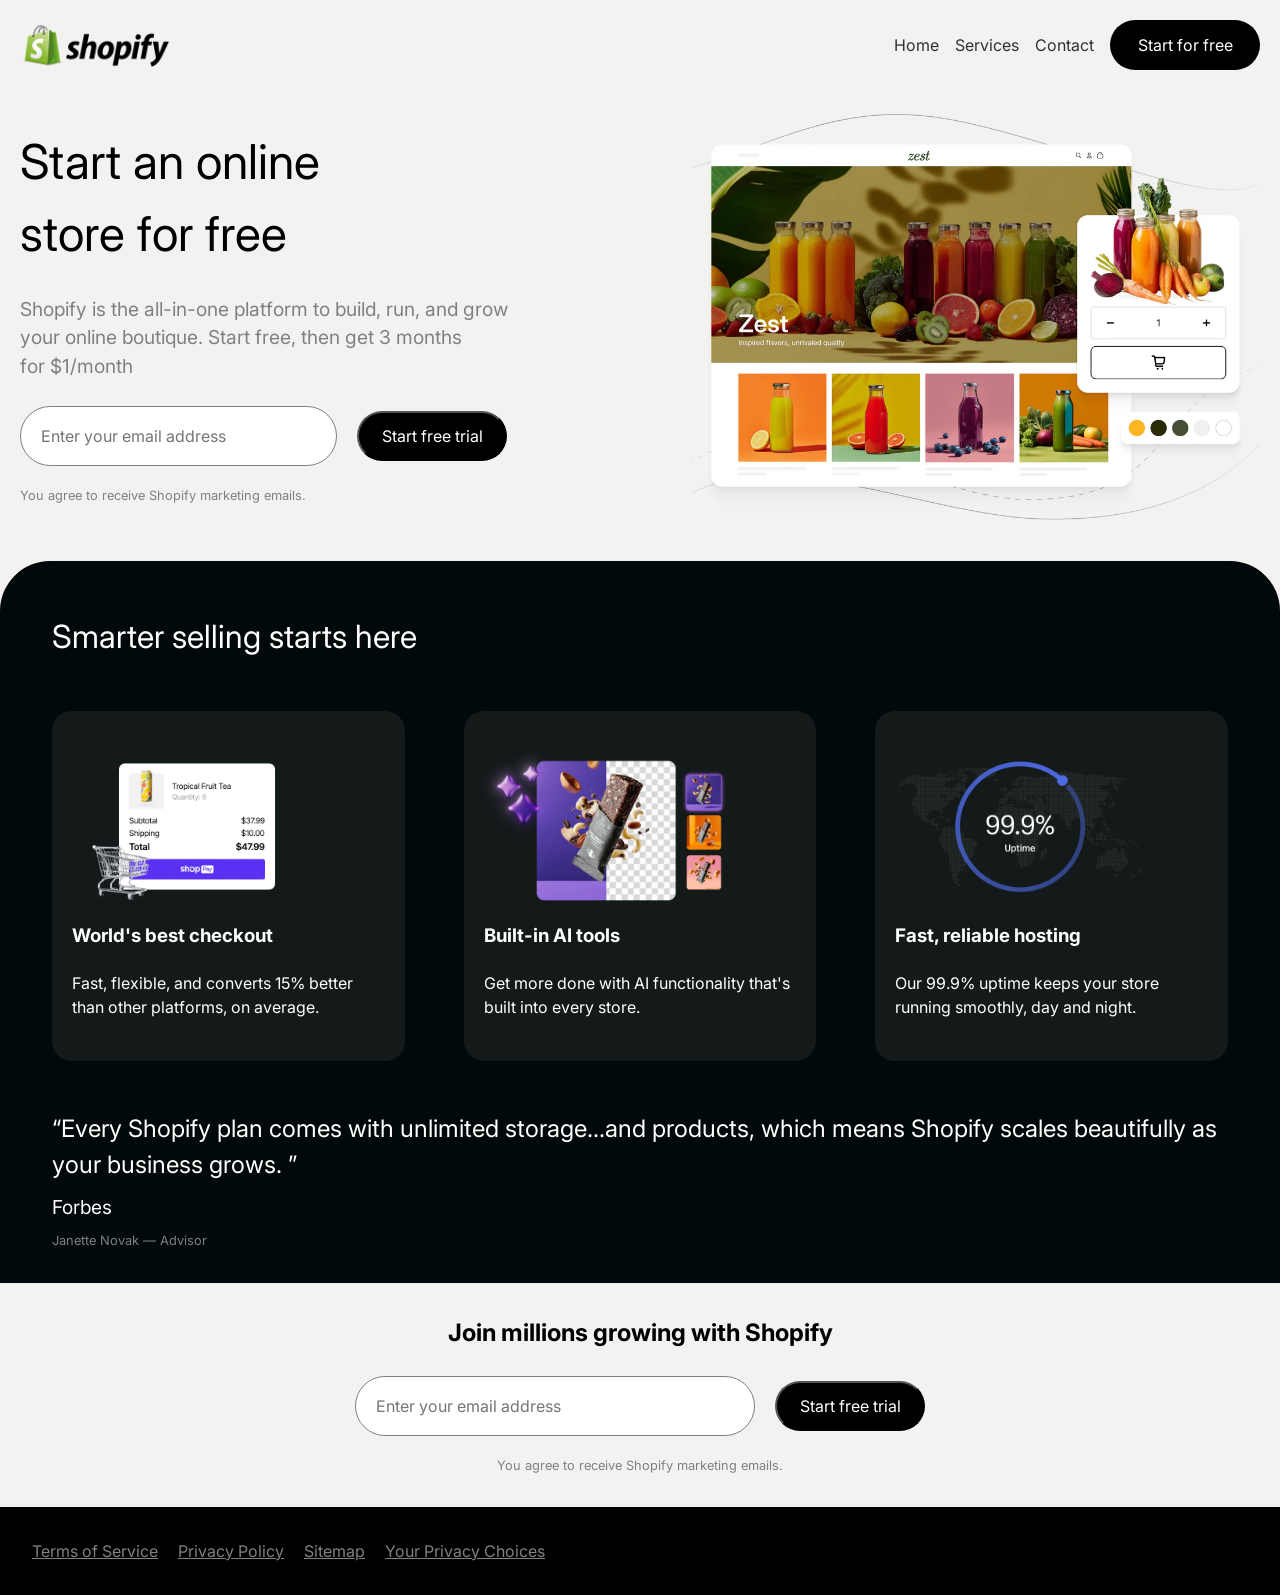
<file: index.html>
<!doctype html>
<html lang="en">
  <head>
    <meta charset="UTF-8" />
    <meta name="viewport" content="width=device-width, initial-scale=1.0" />
    <link rel="preconnect" href="https://fonts.googleapis.com" />
    <link rel="preconnect" href="https://fonts.gstatic.com" crossorigin />
    <link
      href="https://fonts.googleapis.com/css2?family=Inter:ital,opsz,wght@0,14..32,100..900;1,14..32,100..900&display=swap"
      rel="stylesheet"
    />
    <link rel="stylesheet" href="styles/reset.css" />
    <link rel="stylesheet" href="styles/index.css" />
    <link rel="stylesheet" href="styles/home.css" />
    <title>Shopify | Home</title>
  </head>
  <body>
    <div class="container">
      <nav>
        <a href="/index.html">
          <img src="public/images/logo.png" alt="Shopify" id="logo-img" />
        </a>
        <div class="nav-right">
          <a href="/index.html" class="nav-link">Home</a>
          <a href="/services.html" class="nav-link">Services</a>
          <a href="/contact.html" class="nav-link">Contact</a>
          <a href="#" class="btn">Start for free</a>
        </div>
      </nav>
      <section id="hero">
        <div class="left">
          <h1>Start an online store for free</h1>
          <p class="cta-desc">
            Shopify is the all-in-one platform to build, run, and grow your
            online boutique. Start free, then get 3 months for $1/month
          </p>
          <form class="hero-form">
            <input
              type="email"
              name="email"
              placeholder="Enter your email address"
            />
            <button type="submit" class="btn">Start free trial</button>
          </form>
          <p class="email-note">
            You agree to receive Shopify marketing emails.
          </p>
        </div>
        <div class="right">
          <img src="public/images/hero-img.webp" alt="Product demo image" />
        </div>
      </section>
    </div>
    <section id="features">
      <div class="container">
        <h2>Smarter selling starts here</h2>
        <div class="features-cards">
          <div class="card">
            <img src="public/images/card1.webp" alt="Checkout Screen" />
            <h3>World's best checkout</h3>
            <p>
              Fast, flexible, and converts 15% better than other platforms, on
              average.
            </p>
          </div>
          <div class="card">
            <img src="public/images/card2.webp" alt="AI Tools" />
            <h3>Built-in AI tools</h3>
            <p>
              Get more done with AI functionality that's built into every store.
            </p>
          </div>
          <div class="card">
            <img src="public/images/card3.webp" alt="99.9% Uptime" />
            <h3>Fast, reliable hosting</h3>
            <p>
              Our 99.9% uptime keeps your store running smoothly, day and night.
            </p>
          </div>
        </div>
        <div class="quote-block">
          <q
            >Every Shopify plan comes with unlimited storage...and products,
            which means Shopify scales beautifully as your business grows.
          </q>
          <p class="quote-from-company">Forbes</p>
          <p class="quote-from">Janette Novak — Advisor</p>
        </div>
      </div>
    </section>
    <section id="signup-divider">
      <h2>Join millions growing with Shopify</h2>
      <form class="hero-form">
        <input type="email" placeholder="Enter your email address" />
        <button type="submit" class="btn">Start free trial</button>
      </form>
      <p class="email-note">You agree to receive Shopify marketing emails.</p>
    </section>
    <footer>
      <a href="#">Terms of Service</a>
      <a href="#">Privacy Policy</a>
      <a href="#">Sitemap</a>
      <a href="#">Your Privacy Choices</a>
    </footer>
  </body>
</html>
</file>
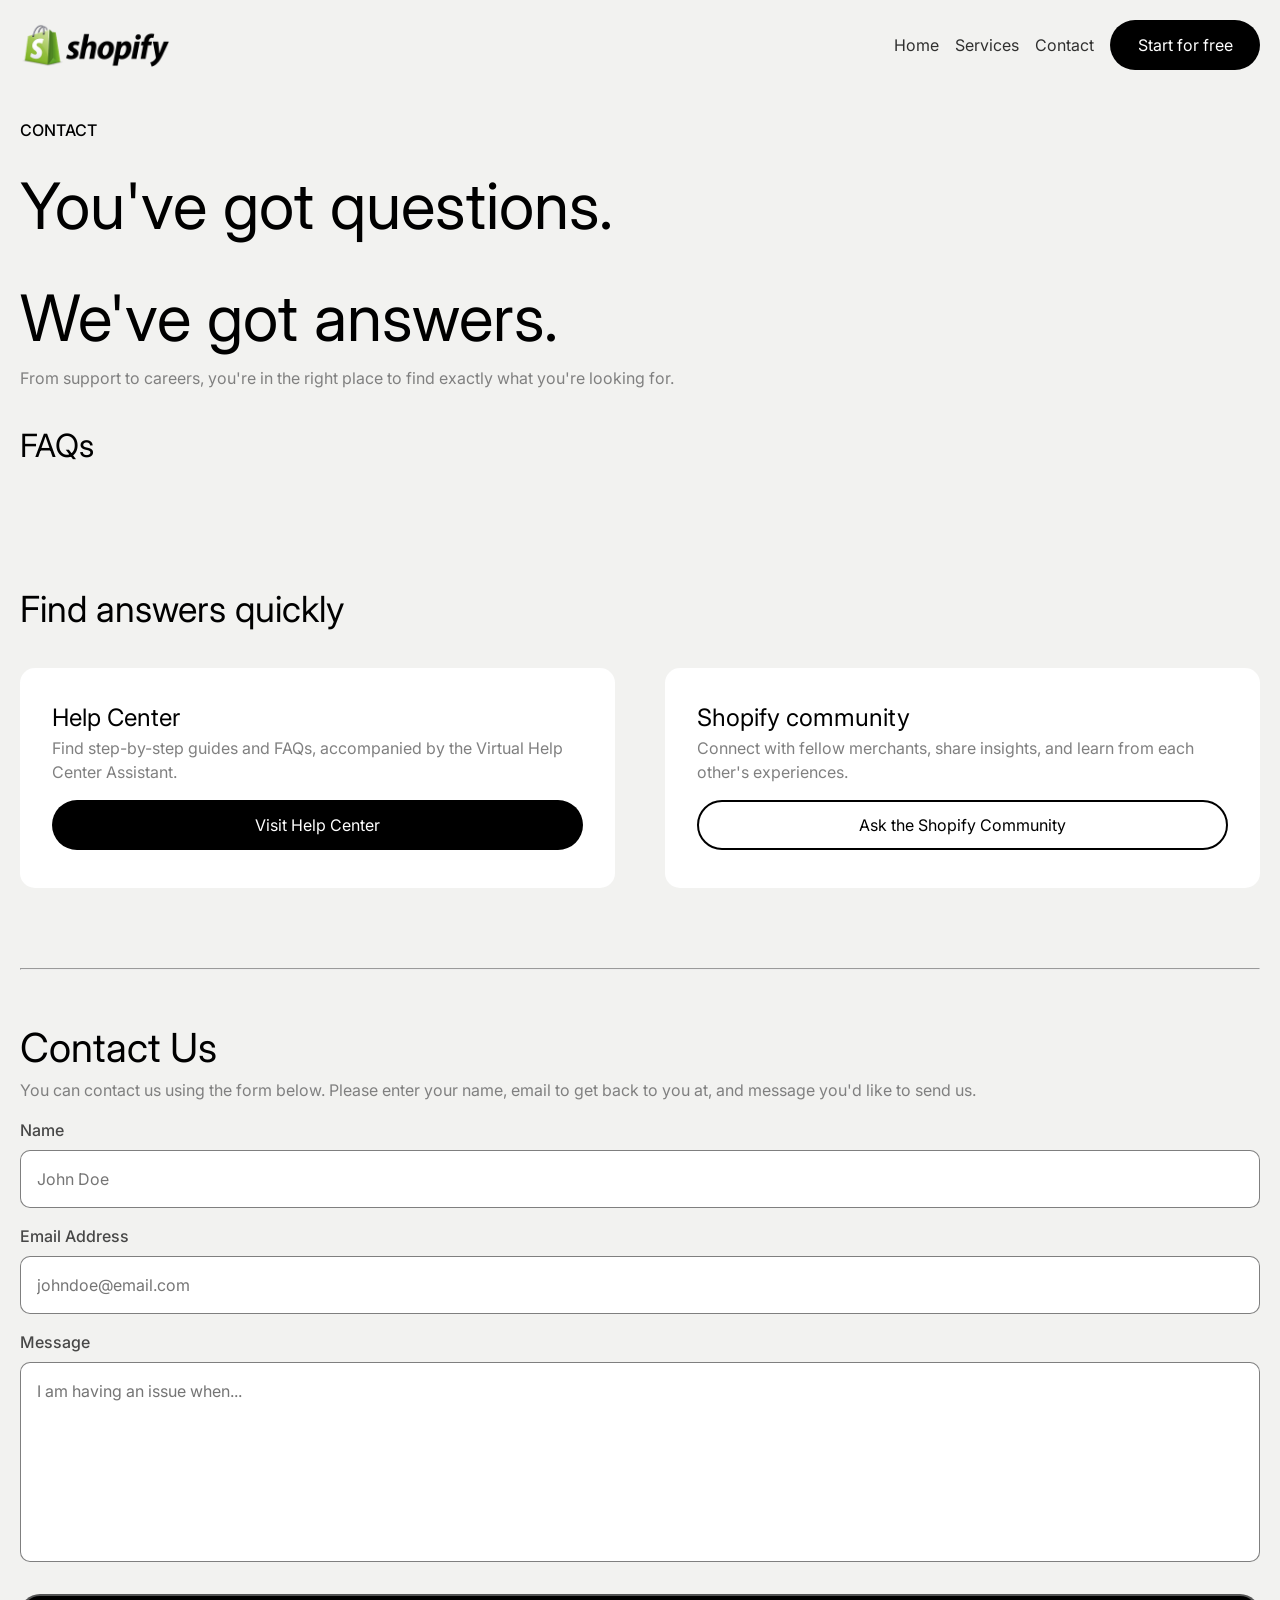
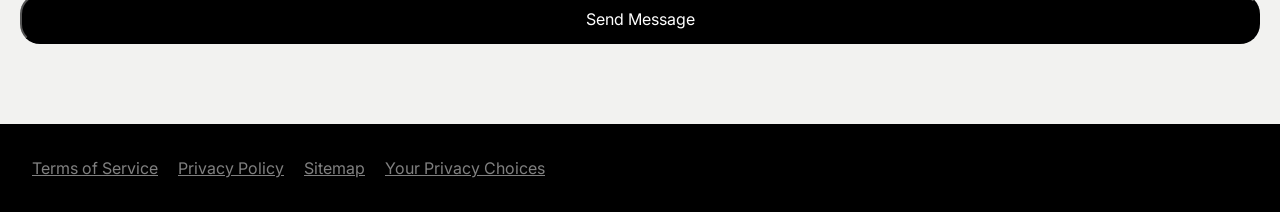
<file: contact.html>
<!doctype html>
<html lang="en">
  <head>
    <meta charset="UTF-8" />
    <meta name="viewport" content="width=device-width, initial-scale=1.0" />
    <link rel="preconnect" href="https://fonts.googleapis.com" />
    <link rel="preconnect" href="https://fonts.gstatic.com" crossorigin />
    <link
      href="https://fonts.googleapis.com/css2?family=Inter:ital,opsz,wght@0,14..32,100..900;1,14..32,100..900&display=swap"
      rel="stylesheet"
    />
    <link rel="stylesheet" href="styles/reset.css" />
    <link rel="stylesheet" href="styles/index.css" />
    <link rel="stylesheet" href="styles/contact.css" />
    <title>Shopify | Contact</title>
  </head>
  <body>
    <div class="container">
      <nav>
        <a href="/index.html">
          <img src="public/images/logo.png" alt="Shopify" id="logo-img" />
        </a>
        <div class="nav-right">
          <a href="/index.html" class="nav-link">Home</a>
          <a href="/services.html" class="nav-link">Services</a>
          <a href="/contact.html" class="nav-link">Contact</a>
          <a href="#" class="btn">Start for free</a>
        </div>
      </nav>
      <section id="contact-content">
        <div class="contact-content-top">
          <h3>CONTACT</h3>
          <h1 class="contact-header">You've got questions.</h1>
          <h1 class="contact-header">We've got answers.</h1>
          <p>
            From support to careers, you're in the right place to find exactly
            what you're looking for.
          </p>
        </div>
      </section>
      <section id="contact-faq">
        <h2 id="faq-title">FAQs</h2>
        <div id="faq-page-items"></div>
      </section>
      <section id="contact-answers">
        <h2>Find answers quickly</h2>
        <div id="contact-answer-cards">
          <div class="answer-card">
            <h3>Help Center</h3>
            <p>
              Find step-by-step guides and FAQs, accompanied by the Virtual Help
              Center Assistant.
            </p>
            <a href="#" class="btn">Visit Help Center</a>
          </div>
          <div class="answer-card">
            <h3>Shopify community</h3>
            <p>
              Connect with fellow merchants, share insights, and learn from each
              other's experiences.
            </p>
            <a href="#" class="btn inverted">Ask the Shopify Community</a>
          </div>
        </div>
      </section>
      <hr id="contact-form-divider" />
      <section id="contact-form">
        <h2>Contact Us</h2>
        <p>
          You can contact us using the form below. Please enter your name, email
          to get back to you at, and message you'd like to send us.
        </p>
        <form id="contact">
          <label for="name">Name</label>
          <input type="text" placeholder="John Doe" required />
          <label for="email">Email Address</label>
          <input
            type="email"
            name="email"
            id="email"
            required
            placeholder="johndoe@email.com"
          />
          <label for="message">Message</label>
          <textarea
            name="message"
            id="message"
            required
            placeholder="I am having an issue when..."
          ></textarea>
          <button type="submit">Send Message</button>
        </form>
      </section>
    </div>
    <footer>
      <a href="#">Terms of Service</a>
      <a href="#">Privacy Policy</a>
      <a href="#">Sitemap</a>
      <a href="#">Your Privacy Choices</a>
    </footer>
    <script src="scripts/contact.js" />
  </body>
</html>
</file>
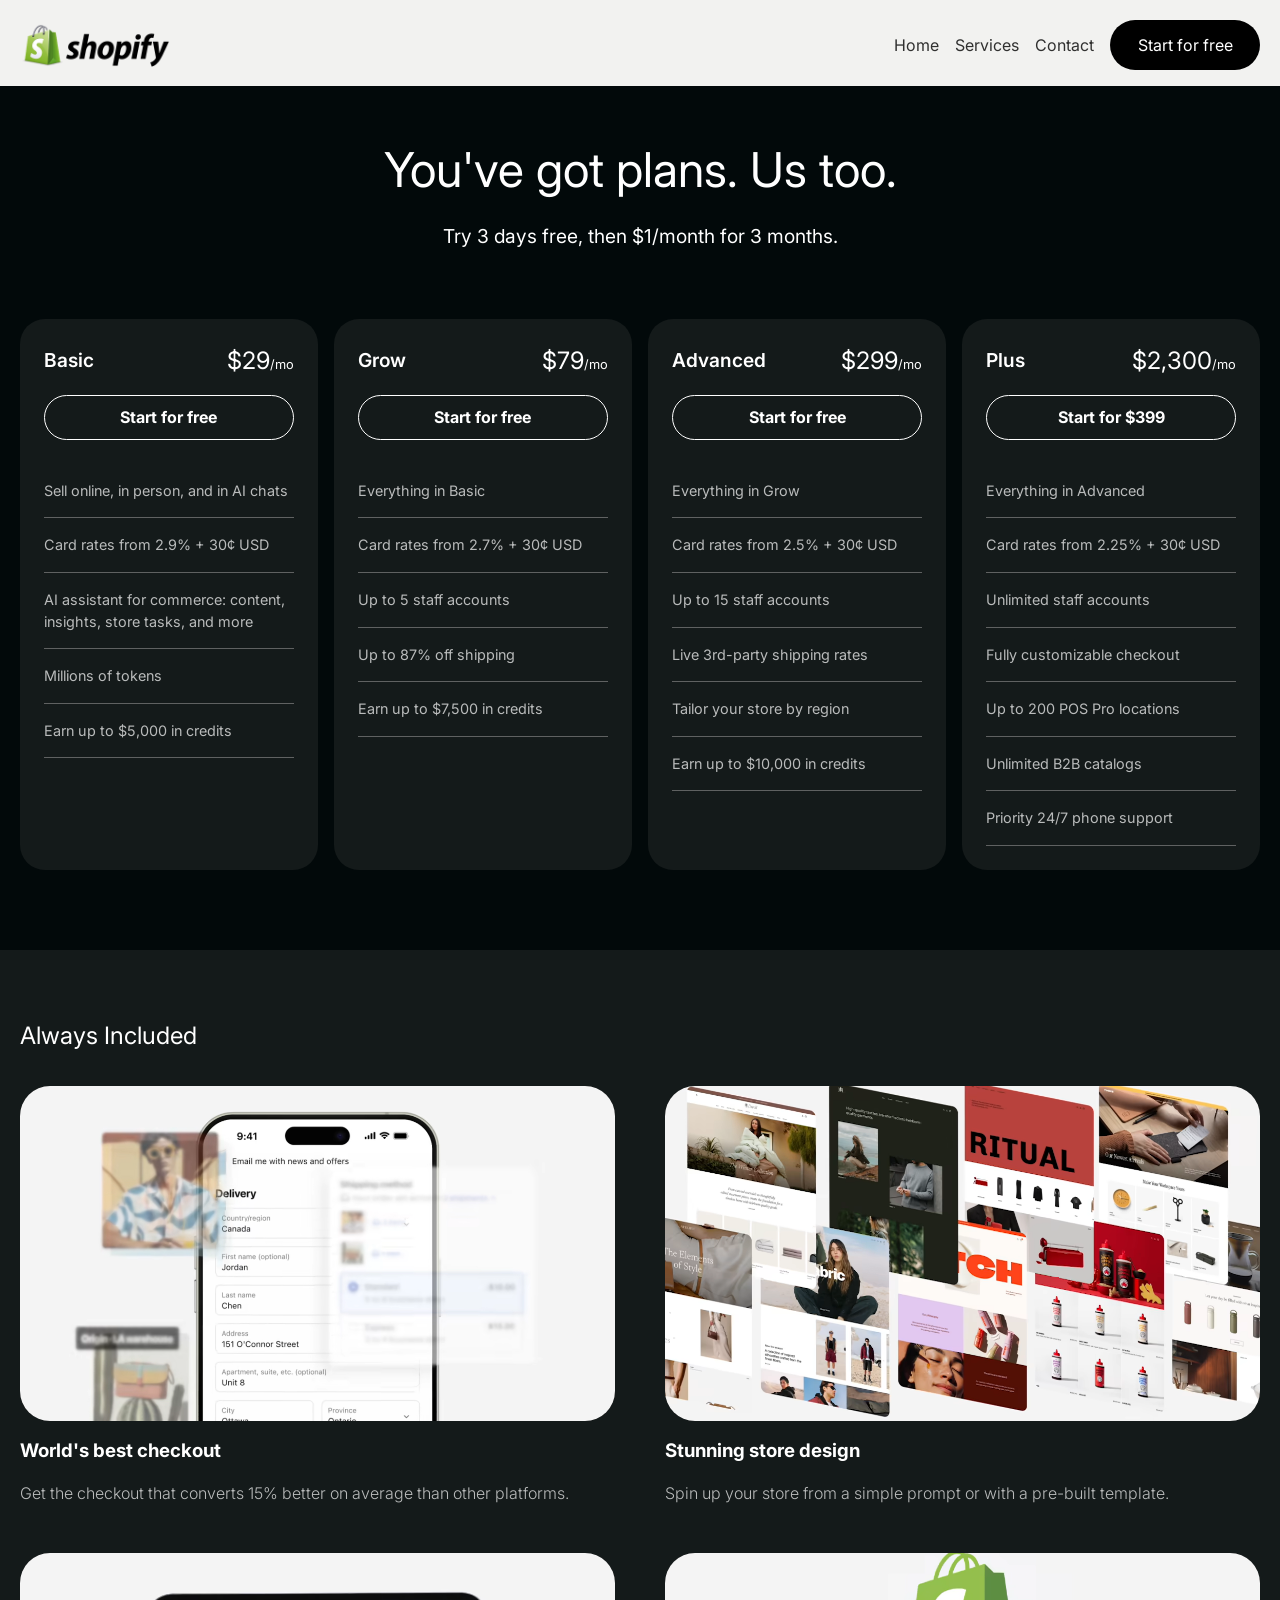
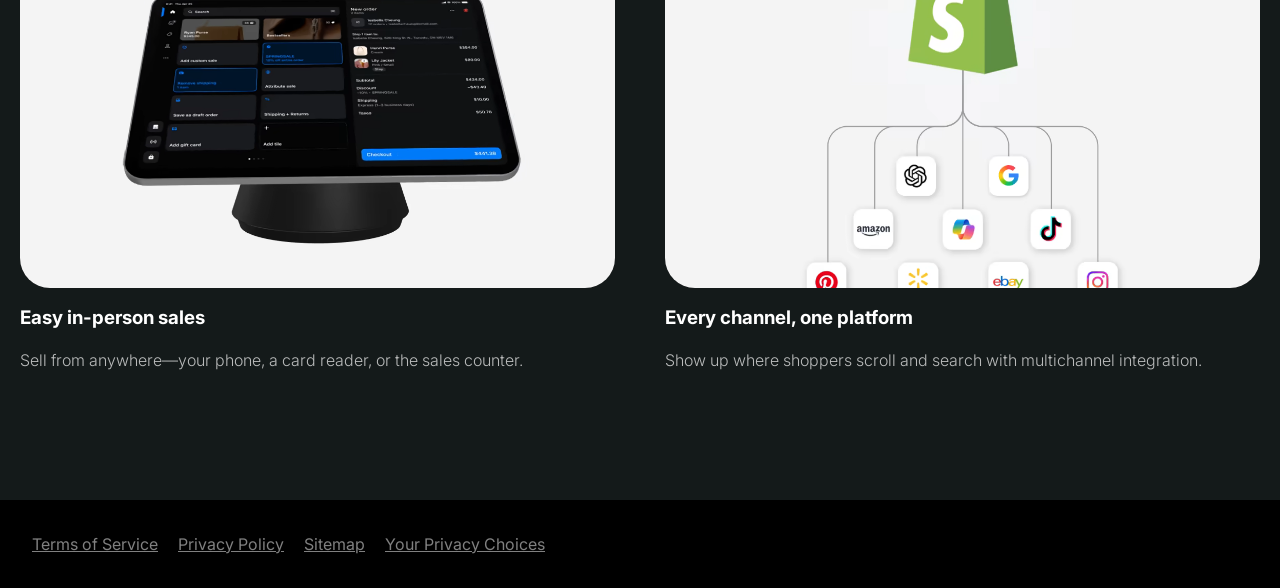
<file: services.html>
<!doctype html>
<html lang="en">
  <head>
    <meta charset="UTF-8" />
    <meta name="viewport" content="width=device-width, initial-scale=1.0" />
    <link rel="preconnect" href="https://fonts.googleapis.com" />
    <link rel="preconnect" href="https://fonts.gstatic.com" crossorigin />
    <link
      href="https://fonts.googleapis.com/css2?family=Inter:ital,opsz,wght@0,14..32,100..900;1,14..32,100..900&display=swap"
      rel="stylesheet"
    />
    <link rel="stylesheet" href="styles/reset.css" />
    <link rel="stylesheet" href="styles/index.css" />
    <link rel="stylesheet" href="styles/services.css" />
    <title>Shopify | Services</title>
  </head>
  <body>
    <div class="container">
      <nav>
        <a href="/index.html">
          <img src="public/images/logo.png" alt="Shopify" id="logo-img" />
        </a>
        <div class="nav-right">
          <a href="/index.html" class="nav-link">Home</a>
          <a href="/services.html" class="nav-link">Services</a>
          <a href="/contact.html" class="nav-link">Contact</a>
          <a href="#" class="btn">Start for free</a>
        </div>
      </nav>
    </div>
    <section id="services-hero">
      <h1>You've got plans. Us too.</h1>
      <p class="subtitle">Try 3 days free, then $1/month for 3 months.</p>
      <div class="container plan-comparison">
        <div class="plan-card">
          <div class="plan-top">
            <h3 class="plan-title">Basic</h3>
            <p class="plan-price">$29<span class="price-suffix">/mo</span></p>
          </div>
          <button class="plan-start-btn">Start for free</button>
          <div class="plan-features">
            <span class="plan-feature"
              >Sell online, in person, and in AI chats
            </span>
            <span class="plan-feature">Card rates from 2.9% + 30¢ USD </span>
            <span class="plan-feature"
              >AI assistant for commerce: content, insights, store tasks, and
              more</span
            >
            <span class="plan-feature">Millions of tokens</span>
            <span class="plan-feature">Earn up to $5,000 in credits</span>
          </div>
        </div>
        <div class="plan-card">
          <div class="plan-top">
            <h3 class="plan-title">Grow</h3>
            <p class="plan-price">$79<span class="price-suffix">/mo</span></p>
          </div>
          <button class="plan-start-btn">Start for free</button>
          <div class="plan-features">
            <span class="plan-feature">Everything in Basic</span>
            <span class="plan-feature">Card rates from 2.7% + 30¢ USD</span>
            <span class="plan-feature">Up to 5 staff accounts</span>
            <span class="plan-feature">Up to 87% off shipping</span>
            <span class="plan-feature">Earn up to $7,500 in credits</span>
          </div>
        </div>
        <div class="plan-card">
          <div class="plan-top">
            <h3 class="plan-title">Advanced</h3>
            <p class="plan-price">$299<span class="price-suffix">/mo</span></p>
          </div>
          <button class="plan-start-btn">Start for free</button>
          <div class="plan-features">
            <span class="plan-feature">Everything in Grow</span>
            <span class="plan-feature">Card rates from 2.5% + 30¢ USD</span>
            <span class="plan-feature">Up to 15 staff accounts</span>
            <span class="plan-feature">Live 3rd-party shipping rates</span>
            <span class="plan-feature">Tailor your store by region</span>
            <span class="plan-feature">Earn up to $10,000 in credits</span>
          </div>
        </div>
        <div class="plan-card">
          <div class="plan-top">
            <h3 class="plan-title">Plus</h3>
            <p class="plan-price">
              $2,300<span class="price-suffix">/mo</span>
            </p>
          </div>
          <button class="plan-start-btn">Start for $399</button>
          <div class="plan-features">
            <span class="plan-feature">Everything in Advanced</span>
            <span class="plan-feature">Card rates from 2.25% + 30¢ USD</span>
            <span class="plan-feature">Unlimited staff accounts</span>
            <span class="plan-feature">Fully customizable checkout</span>
            <span class="plan-feature">Up to 200 POS Pro locations</span>
            <span class="plan-feature">Unlimited B2B catalogs</span>
            <span class="plan-feature">Priority 24/7 phone support</span>
          </div>
        </div>
      </div>
    </section>
    <section id="services-features">
      <div class="container content">
        <h2>Always Included</h2>
        <div class="feature-cards">
          <div class="feature-card">
            <div class="video-holder">
              <video
                class="feature-video"
                src="public/videos/worlds-best-checkout.webm"
                autoplay
                muted
              ></video>
            </div>
            <h3>World's best checkout</h3>
            <p>
              Get the checkout that converts 15% better on average than other
              platforms.
            </p>
          </div>
          <div class="feature-card">
            <div class="video-holder">
              <video
                class="feature-video"
                src="public/videos/stunning-store-design.webm"
                autoplay
                muted
              ></video>
            </div>
            <h3>Stunning store design</h3>
            <p>
              Spin up your store from a simple prompt or with a pre-built
              template.
            </p>
          </div>
          <div class="feature-card">
            <div class="video-holder">
              <video
                class="feature-video"
                src="public/videos/in-person-sales.webm"
                autoplay
                muted
              ></video>
            </div>
            <h3>Easy in-person sales</h3>
            <p>
              Sell from anywhere—your phone, a card reader, or the sales
              counter.
            </p>
          </div>
          <div class="feature-card">
            <div class="video-holder">
              <video
                class="feature-video"
                src="public/videos/shopify-channels.webm"
                autoplay
                muted
              ></video>
            </div>
            <h3>Every channel, one platform</h3>
            <p>
              Show up where shoppers scroll and search with multichannel
              integration.
            </p>
          </div>
        </div>
      </div>
    </section>
    <footer>
      <a href="#">Terms of Service</a>
      <a href="#">Privacy Policy</a>
      <a href="#">Sitemap</a>
      <a href="#">Your Privacy Choices</a>
    </footer>
    <script src="scripts/services.js" />
  </body>
</html>
</file>
<file: styles/index.css>
body {
  padding: 0;
  margin: 0;
  font-family: "Inter", sans-serif;
  font-optical-sizing: auto;
  background-color: #f2f2f0;
}

.container {
  max-width: 1500px;
  margin: 0 auto;
  margin-top: 20px;
  padding-left: 20px;
  padding-right: 20px;
}

nav {
  display: flex;
  justify-content: space-between;
  align-items: center;
}

nav .nav-right {
  display: flex;
  align-items: center;
}

#logo-img {
  width: 150px;
  height: auto;
}

.btn {
  border-radius: 50px;
  height: 50px;
  width: 150px;
  display: flex;
  align-items: center;
  justify-content: center;
  color: white;
  background-color: black;
  text-decoration: none;
  transition: 0.2s;
  cursor: pointer;
}

.btn.inverted {
  background-color: white;
  color: black;
  width: 250px;
  border: 2px solid black;
}

a.btn:hover {
  opacity: 0.7;
}

.nav-link {
  text-decoration: none;
  margin-right: 1rem;
  color: black;
  opacity: 0.8;
  transition: 0.2s;
}

.nav-link:hover {
  opacity: 1;
}

footer {
  padding: 2rem;
  color: white;
  background-color: #000000;
  display: flex;
  align-items: center;
}

footer a {
  text-decoration: underline;
  color: gray;
  margin-right: 20px;
}
</file>
<file: styles/home.css>
/* Hero */
#hero {
  display: flex;
  align-items: center;
  justify-content: space-between;
  margin-top: 2rem;
  margin-bottom: 2rem;
  width: 100%;
}

@media (max-width: 1130px) {
  #hero {
    flex-direction: column-reverse;
    justify-content: center;
  }

  #hero .left {
    width: 100% !important;
  }

  #hero .right {
    display: flex;
    align-items: center;
    justify-content: center;
  }

  #hero .left h1 {
    font-size: 2rem !important;
  }

  #hero .left .cta-desc {
    max-width: 100% !important;
  }
}

#hero .left {
  display: flex;
  flex-direction: column;
  width: 60%;
}

#hero .left h1 {
  font-weight: 400;
  font-size: 3rem;
}

#hero .left .cta-desc {
  font-size: 1.2rem;
  font-weight: 400;
  max-width: 700px;
  margin-top: 25px;
  color: gray;
}

.email-note {
  color: gray;
  font-size: 0.8rem;
  margin-top: 20px;
}

.hero-form {
  display: flex;
  align-items: center;
  margin-top: 25px;
}

.hero-form input {
  border-radius: 35px;
  border: 1px solid gray;
  background-color: white;
  outline: none;
  padding: 10px;
  width: 60%;
  height: 60px;
  margin-right: 20px;
  padding-left: 20px;
}

#hero .right {
  display: flex;
  align-items: center;
  justify-content: right;
}

#hero .right img {
  width: 80%;
}

#features {
  border-top-left-radius: 50px;
  border-top-right-radius: 50px;
  background-color: #02090a;
  color: white;
  padding: 2rem;
}

@media (max-width: 800px) {
  #features .features-cards {
    flex-direction: column;
  }

  .features-cards .card {
    width: 100% !important;
    height: unset !important;
    margin-bottom: 2rem;
  }
}

#features h2 {
  font-weight: 400;
  font-size: 2rem;
}

#features .container {
  display: flex;
  flex-direction: column;
}

#features .features-cards {
  display: flex;
  align-items: center;
  justify-content: space-between;
  margin-top: 50px;
  margin-bottom: 50px;
}

.features-cards .card {
  background-color: #141a1a;
  border-radius: 20px;
  padding: 20px;
  height: 350px;
  width: 30%;
  display: flex;
  flex-direction: column;
  justify-content: space-evenly;
}

.features-cards .card img {
  width: 80%;
}

.quote-block q {
  font-size: 1.5rem;
}

.quote-block .quote-from-company {
  margin-top: 10px;
  font-size: 1.2rem;
}

.quote-block .quote-from {
  margin-top: 10px;
  font-size: 0.8rem;
  color: gray;
}

#signup-divider {
  padding: 2rem;
  display: flex;
  flex-direction: column;
  align-items: center;
  justify-content: center;
}

@media (max-width: 660px) {
  #signup-divider .hero-form {
    flex-direction: column;
    justify-content: center;
    align-items: center;
  }

  #signup-divider h2 {
    font-size: 1rem;
  }

  #signup-divider .hero-form input {
    width: 100% !important;
    margin: 0;
    margin-bottom: 1rem;
  }

  #signup-divider .hero-form .btn {
    margin: 0 !important;
    width: 100% !important;
  }

  footer a {
    font-size: 0.7rem;
  }
}

#signup-divider .hero-form input {
  width: 400px;
}
</file>
<file: styles/contact.css>
#contact-content {
  padding-top: 3rem;
}

.contact-content-top {
  display: flex;
  flex-direction: column;
}

.contact-content-top h3 {
  font-weight: 500;
  font-size: 1rem;
}

.contact-content-top h1 {
  font-size: 4rem;
  font-weight: 400;
  margin-top: 1rem;
}

.contact-content-top p {
  color: gray;
  font-size: 1rem;
}

#contact-answers {
  padding-top: 5rem;
  padding-bottom: 5rem;
}

#contact-answers h2 {
  font-size: 2.25rem;
  font-weight: 400;
  margin-bottom: 2rem;
}

#contact-answer-cards {
  display: flex;
  align-items: center;
  justify-content: space-between;
}

@media (max-width: 700px) {
  #contact-answer-cards {
    flex-direction: column;
  }

  .answer-card {
    width: 100% !important;
    margin-bottom: 1rem;
  }
}

.answer-card {
  background-color: white;
  padding: 2rem;
  border-radius: 15px;
  width: 48%;
  height: 220px;
}

.answer-card h3 {
  font-weight: 400;
  font-size: 1.5rem;
}

.answer-card p {
  color: gray;
  font-size: 1rem;
  margin-bottom: 1rem;
}

.answer-card .btn {
  width: 100%;
}

#contact-form {
  display: flex;
  flex-direction: column;
  padding-bottom: 5rem;
}

#contact-form h2 {
  font-size: 2.5rem;
  font-weight: 400;
}

#contact-form p {
  color: gray;
  font-size: 1rem;
  margin-bottom: 1rem;
}

form#contact {
  display: flex;
  flex-direction: column;
}

form#contact button {
  margin-top: 2rem;
  background-color: black;
  color: white;
  border-radius: 20px;
  height: 50px;
  outline: none;
  cursor: pointer;
}

form#contact label {
  margin-bottom: 0.5rem;
  font-weight: 500;
  opacity: 0.7;
}

form#contact textarea {
  resize: none;
}

form#contact input {
  margin-bottom: 1rem;
  outline: none;
  border: 1px solid rgba(0, 0, 0, 0.5);
  border-radius: 10px;
  padding: 1rem;
}

form#contact textarea {
  outline: none;
  border: 1px solid rgba(0, 0, 0, 0.5);
  border-radius: 10px;
  height: 200px;
  padding: 1rem;
}

#contact-form-divider {
  margin-bottom: 3rem;
}

#contact-faq {
  margin-top: 2rem;
}

#faq-page-items {
  display: flex;
  flex-direction: column;
  margin-top: 2rem;
}

#faq-title {
  font-size: 2rem;
  font-weight: 400;
}

.faq-item {
  display: flex;
  flex-direction: column;
  margin-bottom: 1rem;
  border-bottom: 1px solid rgba(0, 0, 0, 0.5);
  padding-bottom: 2rem;
}

.faq-expanded-section {
  display: none;
}

.faq-expanded-section.open {
  display: block;
  margin-top: 1rem;
}

.faq-item-top {
  display: flex;
  justify-content: space-between;
}

.faq-item button {
  cursor: pointer;
  border-radius: 50%;
  height: 50px;
  width: 50px;
  border: none;
  outline: none;
  border: 2px solid black;
  font-size: 1.5rem;
  display: flex;
  justify-content: center;
  align-items: center;
}
</file>
<file: styles/services.css>
#services-hero {
  background-color: #02090a;
  display: flex;
  flex-direction: column;
  padding-top: 3rem;
  padding-bottom: 5rem;
  align-items: center;
  color: white;
  margin-top: 1rem;
}

#services-hero h1 {
  font-size: 3rem;
  font-weight: 400;
}

@media (max-width: 600px) {
  #services-hero h1 {
    font-size: 2rem;
  }

  #services-hero .subtitle {
    font-size: 1rem !important;
  }
}

#services-hero .subtitle {
  margin-top: 1rem;
  font-size: 1.2rem;
}

.plan-comparison {
  padding-top: 3rem;
  display: flex;
  justify-content: space-between;
  width: 100%;
}

@media (max-width: 1150px) {
  .plan-comparison {
    flex-direction: column;
    justify-content: center;
    align-items: center;
  }

  .plan-card {
    width: 100% !important;
    margin-bottom: 2rem;
  }
}

.plan-card {
  width: 24%;
  background-color: #141a1a;
  border-radius: 25px;
  padding: 1.5rem;
}

.plan-top {
  display: flex;
  justify-content: space-between;
  align-items: center;
  margin-bottom: 1rem;
}

.plan-title {
  font-size: 1.2rem;
  font-weight: 600;
}

.plan-price {
  font-size: 1.5rem;
}

.plan-price .price-suffix {
  font-size: 0.8rem;
}

.plan-start-btn {
  width: 100%;
  outline: none;
  background: none;
  border: 1px solid white;
  color: white;
  border-radius: 25px;
  height: 45px;
  font-weight: bold;
  cursor: pointer;
  margin-bottom: 1.5rem;
}

.plan-features {
  display: flex;
  flex-direction: column;
}

.plan-feature {
  font-size: 0.9rem;
  opacity: 0.7;
  border-bottom: 1px solid gray;
  padding-bottom: 1rem;
  padding-top: 1rem;
}

#services-features {
  background-color: #141a1a;
  padding-bottom: 5rem;
  padding-top: 3rem;
}

#services-features .content {
  color: white;
}

#services-features .content h2 {
  font-size: 1.5rem;
  font-weight: 400;
}

.feature-cards {
  display: flex;
  justify-content: space-between;
  align-items: flex-start;
  margin-top: 2rem;
  flex-wrap: wrap;
}

@media (max-width: 650px) {
  .feature-cards {
    flex-direction: column;
  }

  .feature-card {
    width: 100% !important;
  }
}

.feature-card {
  display: flex;
  flex-direction: column;
  height: 100%;
  width: 48%;
  margin-bottom: 3rem;
}

.video-holder {
  width: 100%;
  aspect-ratio: 16 / 9;
  margin-bottom: 1rem;
  border-radius: 30px;
  overflow: hidden;
  background-color: #000;
}

.feature-card video {
  display: block;
  width: 100%;
  height: 100%;
  object-fit: cover;
}

.feature-card h3 {
  margin-bottom: 1rem;
}

.feature-card p {
  opacity: 0.7;
  font-weight: 300;
}

.spin {
  animation: spin 1s linear infinite;
}

@keyframes spin {
  0% {
    transform: rotate(0deg);
  }
  100% {
    transform: rotate(360deg);
  }
}
</file>
